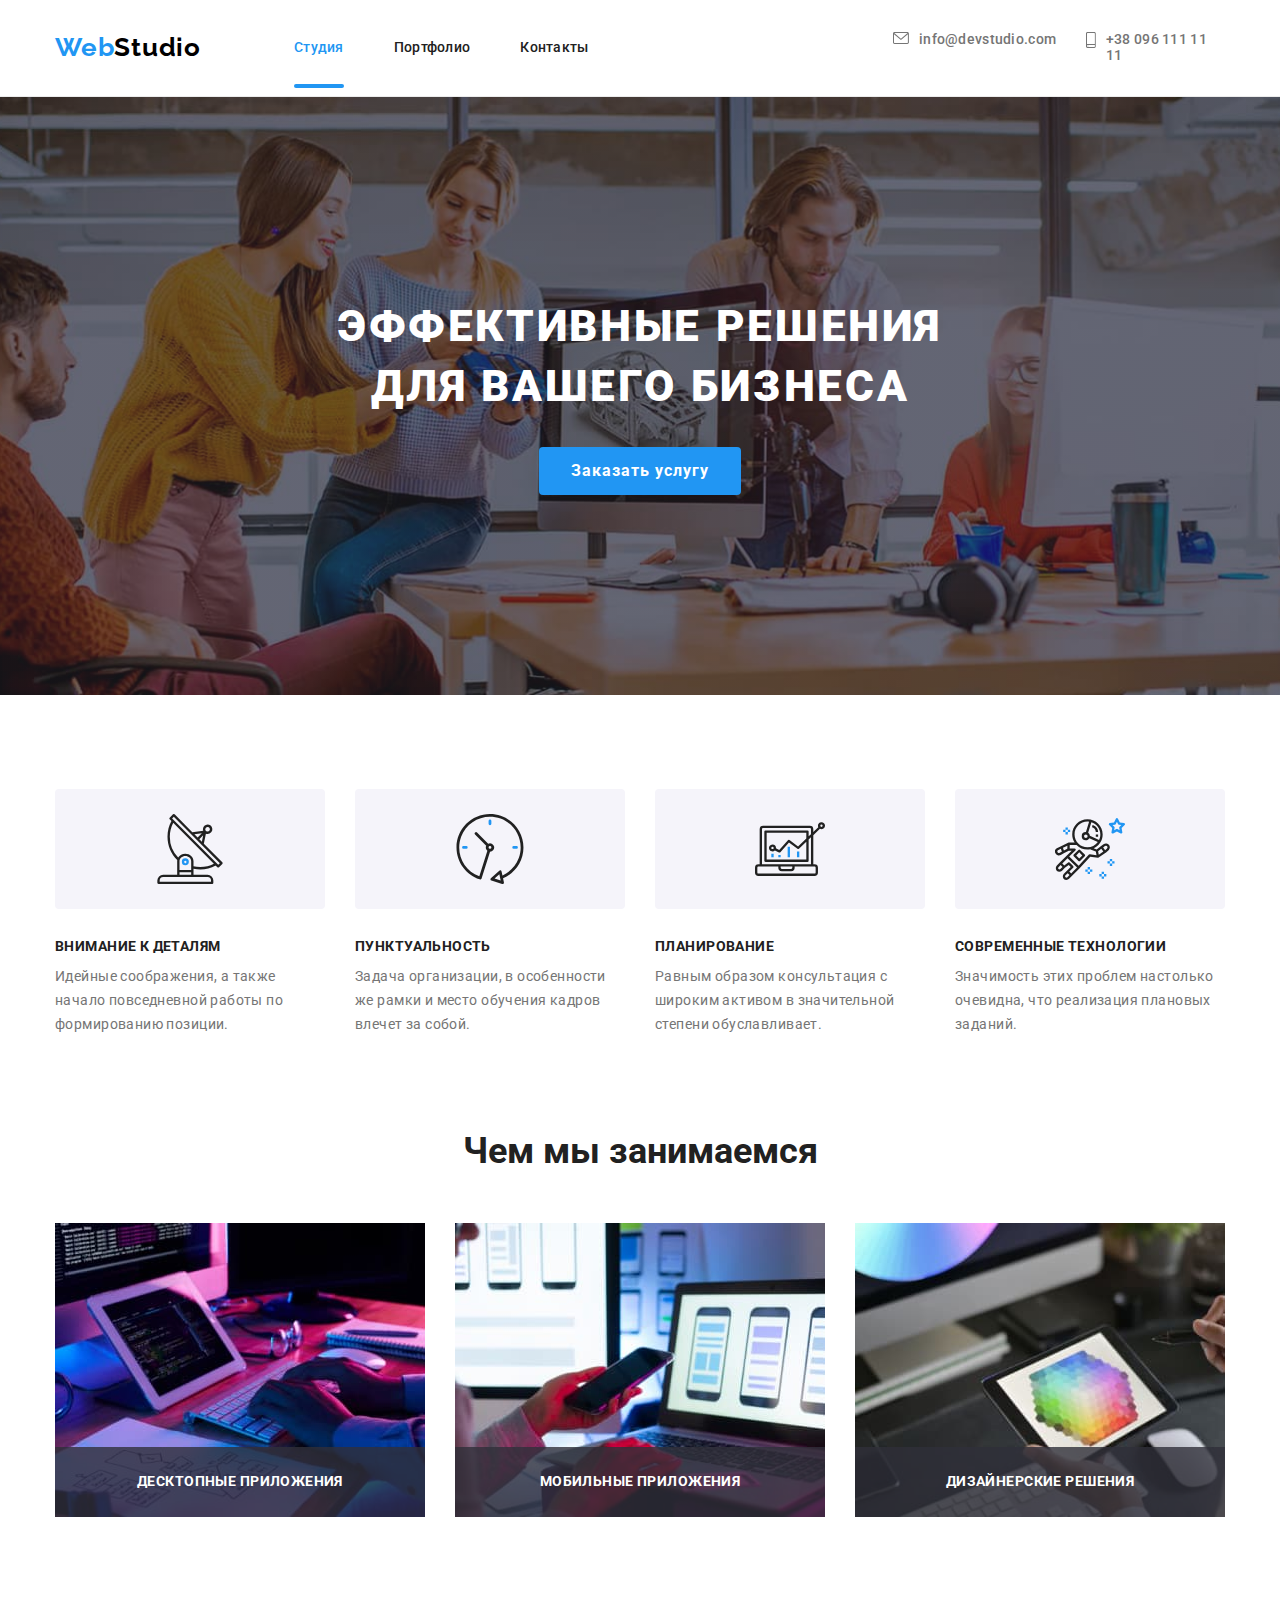
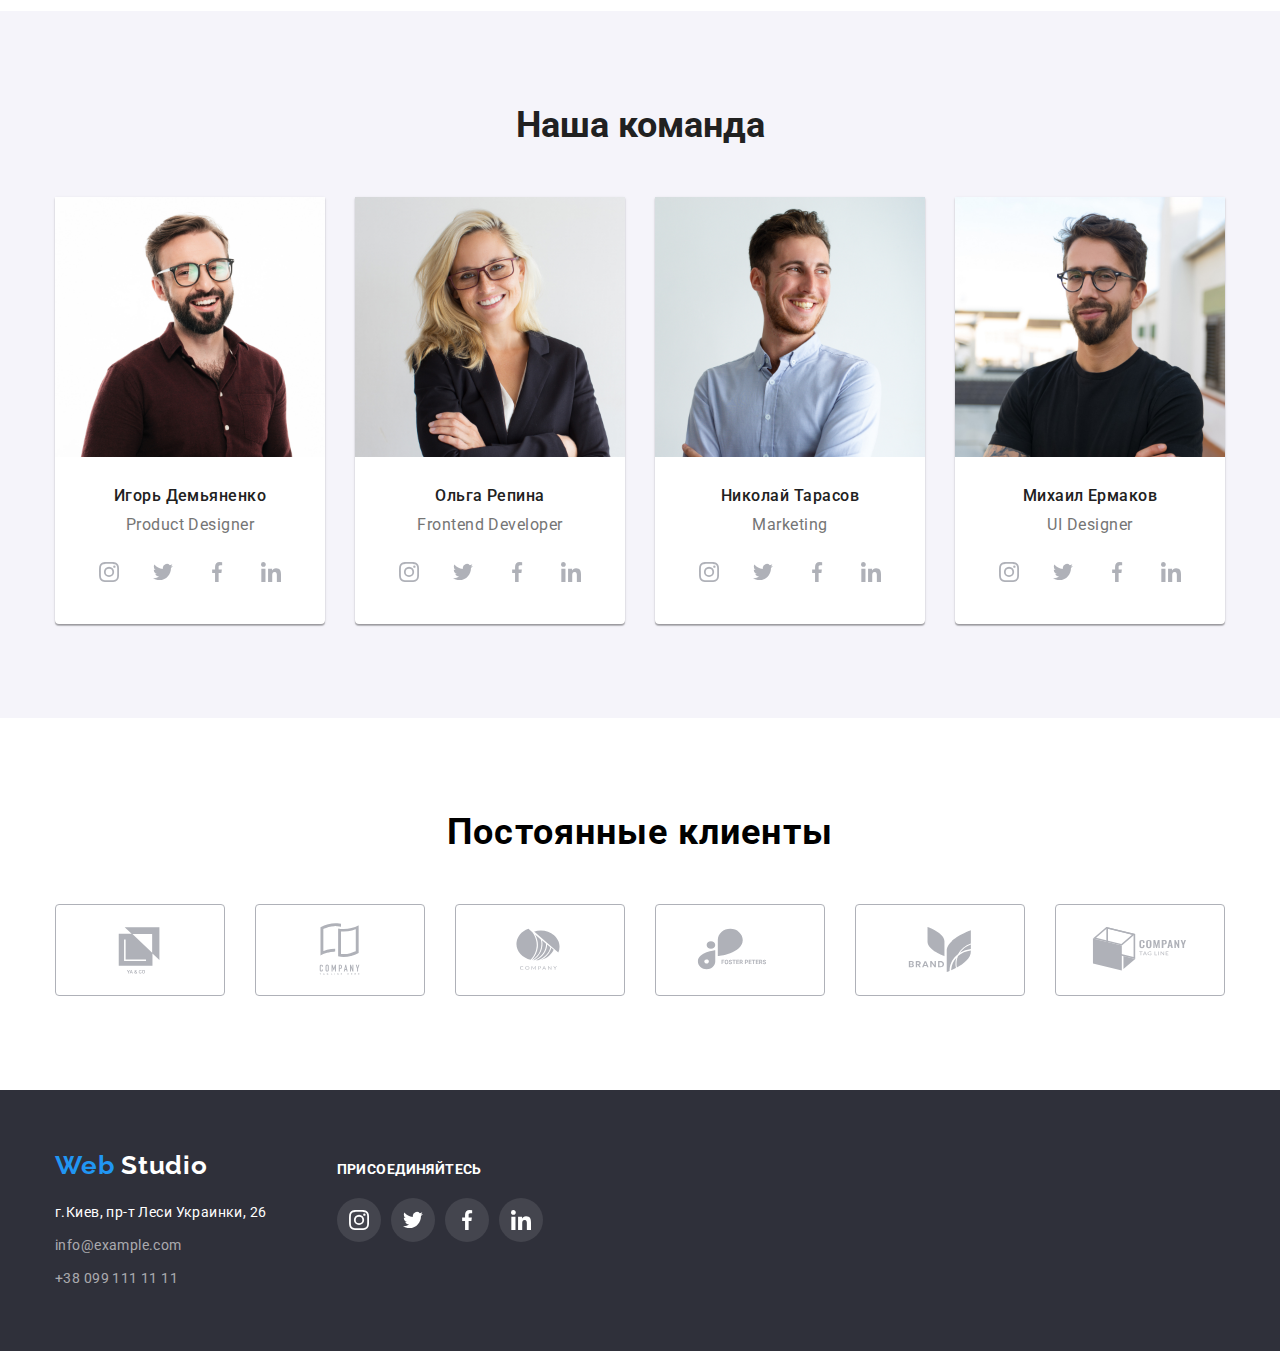
<file: index.html>
<!DOCTYPE html>
<html lang="ru">
	<head>
		<meta charset="UTF-8" />
		<meta http-equiv="X-UA-Compatible" content="IE=edge" />
		<meta name="viewport" content="width=device-width, initial-scale=1.0" />
		<title>Document</title>
		<link
			href="https://fonts.googleapis.com/css2?family=Raleway:wght@700&family=Roboto:wght@400;500;700;900&display=swap"
			rel="stylesheet"
		/>
		<link
			rel="stylesheet"
			href="https://cdnjs.cloudflare.com/ajax/libs/modern-normalize/1.1.0/modern-normalize.min.css"
		/>
		<link rel="stylesheet" href="./css/main.css" />
	</head>

	<body>
    <header class="header">
      <div class="container nav-box">
        <nav class="site-nav">
          <a class="link-logo link link-logo-header" href="/"> <span class="logo">Web</span>Studio </a>
          <ul class="site-nav-list list">
            <li class="site-nav-item">
              <a class="site-nav-link link current-page  link-header current" href="./index.html">Студия</a>
            </li>
            <li class="site-nav-item">
              <a class="site-nav-link link  link-header " href="./portfolio.html">Портфолио</a>
            </li>
            <li class="site-nav-item">
              <a class="site-nav-link link link-header" href="">Контакты</a>
            </li>
          </ul>
        </nav>
        <ul class="contact-list list ">
          <li class="contact-list-item">
            <a class="contact-link link " href="mailto:info@devstudio.com">
              <svg class="contact-list-icon" width="16px" height="12px">
                <use href="./images/symbol-defs.svg#envelope"></use>
              </svg>
              info@devstudio.com
            </a>
    
          </li>
          <li class="contact-list-item">
            <a class="contact-link link " href="tel:+380961111111">
              <svg class="contact-list-icon" width="10px" height="16px">
                <use href="./images/symbol-defs.svg#smartphone"></use>
              </svg>+38 096 111 11 11
            </a>
    
          </li>
        </ul>
      </div>
    </header>
		<main>
			<section class="hero">
				<div class="container">
					<h1 class="hero-title">Эффективные решения для вашего бизнеса</h1>
					<button class="btn" type="button" data-modal-open>Заказать услугу</button>
					<div class="backdrop is-hidden" data-modal>
						<div class="modal-wrapper">
							<button class="modal-btn" type="button" data-modal-close>
								<svg width="11" height="11" fill="none" xmlns="http://www.w3.org/2000/svg" width="11px" height="11px">
									<path
										d="M11 1.108 9.892 0 5.5 4.392 1.108 0 0 1.108 4.392 5.5 0 9.892 1.108 11 5.5 6.608 9.892 11 11 9.892 6.608 5.5 11 1.108Z"
										fill="#000"
									/>
								</svg>
							</button>
							<form class="modal-form"></form>
						</div>
					</div>
				</div>
			</section>
			<section class="section benefits-list">
				<div class="container">
					<h2 class="vissual-hidden">Наши преимущества</h2>

					<ul class="list list-ben">
						<li class="list-ben-item">
							<div class="list-ben-btn">
								<svg class="list-ben-icon">
									<use href="./images/symbol-defs.svg#antenna"></use>
								</svg>
							</div>
							<h3 class="benefits-title">Внимание к деталям</h3>
							<p class="benefits-item">
								Идейные соображения, а также начало повседневной работы по формированию позиции.
							</p>
						</li>
						<li class="list-ben-item">
							<div class="list-ben-btn">
								<svg class="list-ben-icon">
									<use href="./images/symbol-defs.svg#clock"></use>
								</svg>
							</div>
							<h3 class="benefits-title">Пунктуальность</h3>
							<p class="benefits-item">
								Задача организации, в особенности же рамки и место обучения кадров влечет за собой.
							</p>
						</li>
						<li class="list-ben-item">
							<div class="list-ben-btn">
								<svg class="list-ben-icon">
									<use href="./images/symbol-defs.svg#diagram"></use>
								</svg>
							</div>
							<h3 class="benefits-title">Планирование</h3>
							<p class="benefits-item">
								Равным образом консультация с широким активом в значительной степени обуславливает.
							</p>
						</li>
						<li class="list-ben-item">
							<div class="list-ben-btn">
								<svg class="list-ben-icon">
									<use href="./images/symbol-defs.svg#astronaut"></use>
								</svg>
							</div>
							<h3 class="benefits-title">Современные технологии</h3>
							<p class="benefits-item">Значимость этих проблем настолько очевидна, что реализация плановых заданий.</p>
						</li>
					</ul>
				</div>
			</section>
			<section class="section about-box">
				<div class="container">
					<h2 class="main-title">Чем мы занимаемся</h2>
					<ul class="list main-list">
						<li class="main-list-item">
							<a class="main-list-item-cont" description="Десктопные приложения" href="">
								<img src="./images/boxes/codding.jpg" alt="Пишем код" width="370" />
							</a>
						</li>
						<li class="main-list-item">
							<a class="main-list-item-cont" description="Мобильные приложения" href="">
								<img src="./images/boxes/adaptation.jpg" alt="Адаптируем" width="370" />
							</a>
						</li>
						<li class="main-list-item">
							<a class="main-list-item-cont" description="Дизайнерские решения" href="">
								<img src="./images/boxes/Design.jpg" alt="Делаем дизайн" width="370" />
							</a>
						</li>
					</ul>
				</div>
			</section>
			<section class="section our-team">
				<div class="container">
					<h2 class="main-title our-team-title">Наша команда</h2>
					<ul class="list team-list">
						<li class="team-list-item">
							<a href="">
								<img src="./images/workers/ihor.jpg" alt="Игорь Демьяненко" width="270" />
							</a>
							<div class="demyanenko">
								<h3 class="title-worker">Игорь Демьяненко</h3>
								<p class="title-worker-item" lang="en">Product Designer</p>
								<ul class="list social-list">
									<li class="social">
										<a href="" class="social-link">
											<svg class="social-icon">
												<use href="./images/symbol-defs.svg#instagram"></use>
											</svg>
										</a>
									</li>
									<li class="social">
										<a href="" class="social-link" >
											<svg class="social-icon">
												<use href="./images/symbol-defs.svg#twitter"></use>
											</svg>
										</a>
									</li>
									<li class="social">
										<a href="" class="social-link">
											<svg class="social-icon">
												<use href="./images/symbol-defs.svg#facebook"></use>
											</svg>
										</a>
									</li>

									<li class="social">
										<a href="" class="social-link">
											<svg class="social-icon">
												<use href="./images/symbol-defs.svg#linkedin"></use>
											</svg>
										</a>
									</li>
								</ul>
							</div>
						</li>
						<li class="team-list-item">
							<a href="">
								<img src="./images/workers/olha.jpg" alt="Ольга Репина" width="270" />
							</a>
							<div class="repina">
								<h3 class="title-worker">Ольга Репина</h3>
								<p class="title-worker-item" lang="en">Frontend Developer</p>
								<ul class="list social-list">
									<li class="social">
										<a href="" class="social-link">
											<svg class="social-icon">
												<use href="./images/symbol-defs.svg#instagram"></use>
											</svg>
										</a>
									</li>
									<li class="social">
										<a href="" class="social-link">
											<svg class="social-icon">
												<use href="./images/symbol-defs.svg#twitter"></use>
											</svg>
										</a>
									</li>
									<li class="social">
										<a href="" class="social-link">
											<svg class="social-icon">
												<use href="./images/symbol-defs.svg#facebook"></use>
											</svg>
										</a>
									</li>

									<li class="social">
										<a href="" class="social-link">
											<svg class="social-icon">
												<use href="./images/symbol-defs.svg#linkedin"></use>
											</svg>
										</a>
									</li>
								</ul>
							</div>
						</li>
						<li class="team-list-item">
							<a href="">
								<img src="./images/workers/nikolay.jpg" alt="Николай Тарасов" width="270" />
							</a>
							<div class="tarasov">
								<h3 class="title-worker">Николай Тарасов</h3>
								<p class="title-worker-item" lang="en">Marketing</p>
								<ul class="list social-list">
									<li class="social">
										<a href="" class="social-link">
											<svg class="social-icon">
												<use href="./images/symbol-defs.svg#instagram"></use>
											</svg>
										</a>
									</li>
									<li class="social">
										<a href="" class="social-link">
											<svg class="social-icon">
												<use href="./images/symbol-defs.svg#twitter"></use>
											</svg>
										</a>
									</li>
									<li class="social">
										<a href="" class="social-link">
											<svg class="social-icon">
												<use href="./images/symbol-defs.svg#facebook"></use>
											</svg>
										</a>
									</li>

									<li class="social">
										<a href="" class="social-link">
											<svg class="social-icon">
												<use href="./images/symbol-defs.svg#linkedin"></use>
											</svg>
										</a>
									</li>
								</ul>
							</div>
						</li>
						<li class="team-list-item">
							<a href="">
								<img src="./images/workers/mykhail.jpg" alt="Михаил Ермаков" width="270" />
							</a>
							<div class="ermakov">
								<h3 class="title-worker">Михаил Ермаков</h3>
								<p class="title-worker-item" lang="en">UI Designer</p>
								<ul class="list social-list">
									<li class="social">
										<a href="" class="social-link">
											<svg class="social-icon">
												<use href="./images/symbol-defs.svg#instagram"></use>
											</svg>
										</a>
									</li>
									<li class="social">
										<a href="" class="social-link">
											<svg class="social-icon">
												<use href="./images/symbol-defs.svg#twitter"></use>
											</svg>
										</a>
									</li>
									<li class="social">
										<a href="" class="social-link">
											<svg class="social-icon">
												<use href="./images/symbol-defs.svg#facebook"></use>
											</svg>
										</a>
									</li>

									<li class="social">
										<a href="" class="social-link">
											<svg class="social-icon">
												<use href="./images/symbol-defs.svg#linkedin"></use>
											</svg>
										</a>
									</li>
								</ul>
							</div>
						</li>
					</ul>
				</div>
			</section>
			<section class="section clients">
				<div class="container">
					<h2 class="client-title">Постоянные клиенты</h2>
					<ul class="clients-list list">
						<li class="client-list-item">
							<a href="" class="client-btn">
								<svg class="client-btn-icon">
									<use href="./images/symbol-defs.svg#Logo1"></use>
								</svg>
							</a>
						</li>
						<li class="client-list-item">
							<a href="" class="client-btn">
								<svg class="client-btn-icon">
									<use href="./images/symbol-defs.svg#Logo2"></use>
								</svg>
							</a>
						</li>
						<li class="client-list-item">
							<a href="" class="client-btn">
								<svg class="client-btn-icon">
									<use href="./images/symbol-defs.svg#Logo3"></use>
								</svg>
							</a>
						</li>
						<li class="client-list-item">
							<a href="" class="client-btn">
								<svg class="client-btn-icon">
									<use href="./images/symbol-defs.svg#Logo4"></use>
								</svg>
							</a>
						</li>
						<li class="client-list-item">
							<a href="" class="client-btn">
								<svg class="client-btn-icon">
									<use href="./images/symbol-defs.svg#Logo5"></use>
								</svg>
							</a>
						</li>
						<li class="client-list-item">
							<a href="" class="client-btn">
								<svg class="client-btn-icon">
									<use href="./images/symbol-defs.svg#Logo6"></use>
								</svg>
							</a>
						</li>
					</ul>
				</div>
			</section>
		</main>
		<footer class="footer">
			<div class="container foot-cont">
				<div class="footer-left">
					<a class="link-logo link footer-link" href="/">
						<span class="logo">Web</span>
						<span class="logo-item">Studio</span>
					</a>
					<address class="foot-info">
						<ul class="list address-main">
							<li class="address-main-item"><a class="address link" href="">г.Киев, пр-т Леси Украинки, 26</a></li>
							<li class="address-main-item">
								<a class="address-item link" href="mailto:info@example.com">info@example.com</a>
							</li>
							<li class="address-main-item">
								<a class="address-item link" href="tel:+380991111111">+38 099 111 11 11</a>
							</li>
						</ul>
					</address>
				</div>
				<div class="fotter-right">
					<h3 class="footer-title">присоединяйтесь</h3>
					<ul class="list footer-list">
						<li class="footer-list-item">
							<a href="" class="footer-btn">
								<svg class="footer-icon">
									<use href="./images/symbol-defs.svg#instagram"></use>
								</svg>
							</a>
						</li>
						<li class="footer-list-item">
							<a href="" class="footer-btn">
								<svg class="footer-icon">
									<use href="./images/symbol-defs.svg#twitter"></use>
								</svg>
							</a>
						</li>
						<li class="footer-list-item">
							<a href="" class="footer-btn">
								<svg class="footer-icon">
									<use href="./images/symbol-defs.svg#facebook"></use>
								</svg>
							</a>
						</li>
						<li class="footer-list-item">
							<a href="" class="footer-btn">
								<svg class="footer-icon">
									<use href="./images/symbol-defs.svg#linkedin"></use>
								</svg>
							</a>
						</li>
					</ul>
				</div>
			</div>
		</footer>
    <script src="./js/modal.js"></script>
	</body>
</html>
</file>
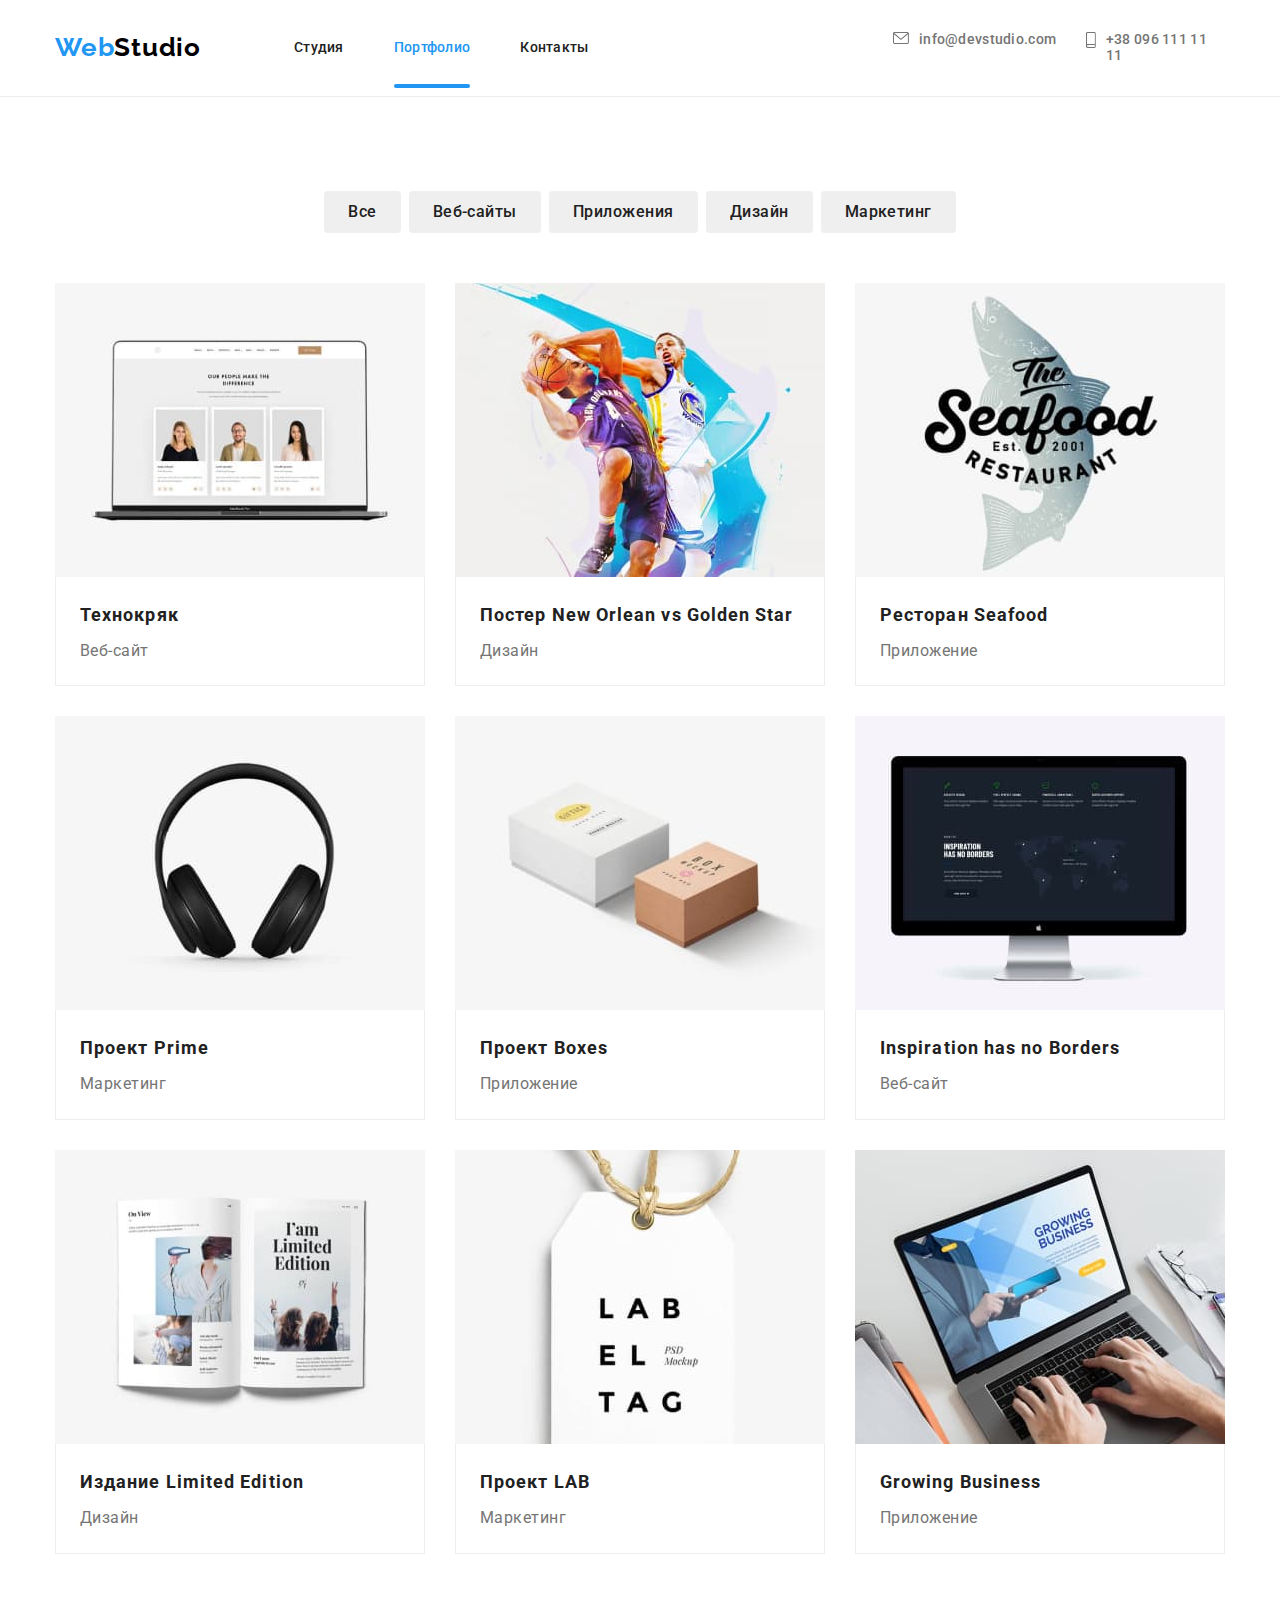
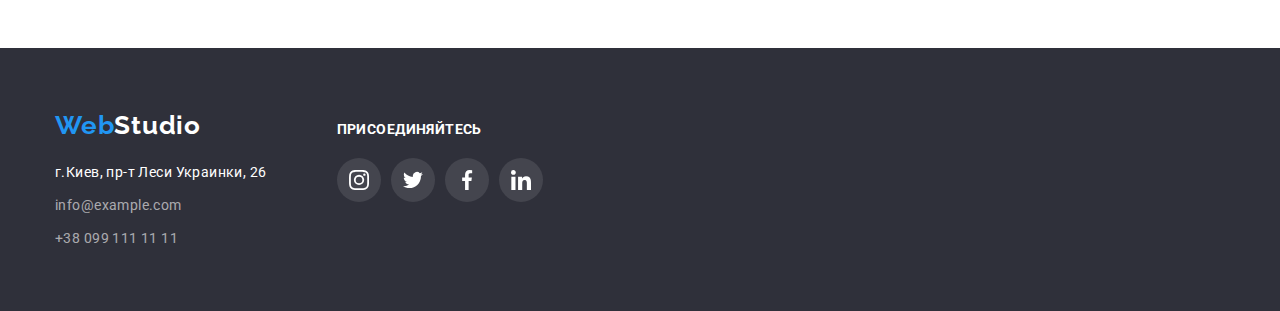
<file: portfolio.html>
<!DOCTYPE html>
<html lang="en">
<head>
    <meta charset="UTF-8">
    <meta http-equiv="X-UA-Compatible" content="IE=edge">
    <meta name="viewport" content="width=device-width, initial-scale=1.0">
    <title>WebStudio</title>
    <link href="https://fonts.googleapis.com/css2?family=Raleway:wght@700&family=Roboto:wght@400;500;700;900&display=swap"
        rel="stylesheet">
    <link rel="stylesheet" href="https://cdnjs.cloudflare.com/ajax/libs/modern-normalize/1.1.0/modern-normalize.min.css">
    <link rel="stylesheet" href="./css/portfolio.css">
    
</head>
<body>
        <header class="header">
            <div class="container nav-box">
                <nav class="site-nav">
                    <a class="link-logo link link-logo-header" href="/"> <span class="logo">Web</span>Studio </a>
                    <ul class="site-nav-list list">
                        <li class="site-nav-item">
                            <a class="site-nav-link link  link-header" href="./index.html">Студия</a>
                        </li>
                        <li class="site-nav-item">
                            <a class="site-nav-link link current-page link-header current" href="./portfolio.html">Портфолио</a>
                        </li>
                        <li class="site-nav-item">
                            <a class="site-nav-link link link-header" href="">Контакты</a>
                        </li>
                    </ul>
                </nav>
                <ul class="contact-list list ">
                    <li class="contact-list-item">
                        <a class="contact-link link " href="mailto:info@devstudio.com">
                            <svg class="contact-list-icon" width="16px" height="12px">
                                <use href="./images/symbol-defs.svg#envelope"></use>
                            </svg>
                            info@devstudio.com
                        </a>
        
                    </li>
                    <li class="contact-list-item">
                        <a class="contact-link link " href="tel:+380961111111">
                            <svg class="contact-list-icon" width="10px" height="16px">
                                <use href="./images/symbol-defs.svg#smartphone"></use>
                            </svg>+38 096 111 11 11
                        </a>
        
                    </li>
                </ul>
            </div>
        </header>
    <main>
        <section class="section btn-section">
            <div class="container container-btn">
        <h1 class="vissual-hidden">Контент страницы Портфолио</h1>
         <ul class="list btn-section-list">
                <li class="btn-section-list-item"><button class="btn" type="button">Все</button></li>
                <li class="btn-section-list-item"><button class="btn" type="button">Веб-сайты</button></li>
                <li class="btn-section-list-item"><button class="btn" type="button">Приложения</button></li>
                <li class="btn-section-list-item"><button class="btn" type="button">Дизайн</button></li>
                <li class="btn-section-list-item"><button class="btn" type="button">Маркетинг</button></li>
        </ul>
       <ul class="list main-content">
                <li class="main-content-list">
                    <a href="class="link-cards">
                        <div class="description">
                            <img class="image" width="370" src="./images/pictures/pict 1.jpg" alt="" />
                            <p class="text-description">Ресурс предлагает комплексные предложения с разным уровнем функционала и сервисов. Все
                                это позволит посетителю получить
                                исчерпывающие сведения о компании или частном лице.</p>
                        </div>
                    <div class="cards-name">
                    <h2 class="main-content-title">Технокряк</h2>
                    <p class="main-content-item">Веб-сайт</p>
                    </div>
                    </a>
                </li>
                <li  class="main-content-list">
                    <a href="class=" link-cards">
                        <div class="description">
                            <img class="image" width="370" src="./images/pictures/pict 2.jpg" alt="" />
                            <p class="text-description">Ресурс предлагает комплексные предложения с разным уровнем функционала и сервисов.
                                Все
                                это позволит посетителю получить
                                исчерпывающие сведения о компании или частном лице.</p>
                        </div>
                    <div class="cards-name">
                    <h2 class="main-content-title">Постер <span lang="en">New Orlean vs Golden Star</span></h2>
                    <p class="main-content-item">Дизайн</p>
                    </div>
                    </a>
                </li>
                <li class="main-content-list">
                    <a href="class=" link-cards">
                        <div class="description">
                            <img class="image" width="370" src="./images/pictures/pict 3.jpg" alt="" />
                            <p class="text-description">Ресурс предлагает комплексные предложения с разным уровнем функционала и сервисов.
                                Все
                                это позволит посетителю получить
                                исчерпывающие сведения о компании или частном лице.</p>
                        </div>
                    <div class="cards-name">
                    <h2 class="main-content-title">Ресторан <span lang="en">Seafood</span></h2>
                    <p class="main-content-item">Приложение</p>
                    </div>
                    </a>
                </li>
                <li class="main-content-list">
                    <a href="class=" link-cards">
                        <div class="description">
                            <img class="image" width="370" src="./images/pictures/pict 4.jpg" alt="" />
                            <p class="text-description">Ресурс предлагает комплексные предложения с разным уровнем функционала и сервисов.
                                Все
                                это позволит посетителю получить
                                исчерпывающие сведения о компании или частном лице.</p>
                        </div>
                    <div class="cards-name">
                    <h2 class="main-content-title">Проект <span lang="en">Prime</span></h2>
                    <p class="main-content-item">Маркетинг</p>
                    </div>
                    </a>
                </li>
                <li class="main-content-list">
                <a href="class=" link-cards">
                    <div class="description">
                        <img class="image" width="370" src="./images/pictures/pict 5.jpg" alt="" />
                        <p class="text-description">Ресурс предлагает комплексные предложения с разным уровнем функционала и сервисов.
                            Все
                            это позволит посетителю получить
                            исчерпывающие сведения о компании или частном лице.</p>
                    </div>
                    <div class="cards-name">
                    <h2 class="main-content-title">Проект <span lang="en">Boxes</span></h2>
                    <p class="main-content-item">Приложение</p>
                    </div>
                </a>
                </li>
                <li class="main-content-list">
                    <a href="class=" link-cards">
                        <div class="description">
                            <img class="image" width="370" src="./images/pictures/pict 6.jpg" alt="" />
                            <p class="text-description">Ресурс предлагает комплексные предложения с разным уровнем функционала и сервисов.
                                Все
                                это позволит посетителю получить
                                исчерпывающие сведения о компании или частном лице.</p>
                        </div>
                    <div class="cards-name">
                    <h2 class="main-content-title" lang="en">Inspiration has no Borders</h2>
                    <p class="main-content-item">Веб-сайт</p>
                    </div>
                    </a>
                </li>
                <li class="main-content-list">
                    <a href="class=" link-cards">
                        <div class="description">
                            <img class="image" width="370" src="./images/pictures/pict 7.jpg" alt="" />
                            <p class="text-description">Ресурс предлагает комплексные предложения с разным уровнем функционала и сервисов.
                                Все
                                это позволит посетителю получить
                                исчерпывающие сведения о компании или частном лице.</p>
                        </div>
                    <div class="cards-name">
                    <h2 class="main-content-title">Издание <span lang="en">Limited Edition</span> </h2>
                    <p class="main-content-item">Дизайн</p>
                    </div>
                    </a>
                </li>
                <li class="main-content-list">
                    <a href="class=" link-cards">
                        <div class="description">
                            <img class="image" width="370" src="./images/pictures/pict 8.jpg" alt="" />
                            <p class="text-description">Ресурс предлагает комплексные предложения с разным уровнем функционала и сервисов.
                                Все
                                это позволит посетителю получить
                                исчерпывающие сведения о компании или частном лице.</p>
                        </div>
                    <div class="cards-name">
                    <h2 class="main-content-title">Проект <span lang="en">LAB</span></h2>
                    <p class="main-content-item">Маркетинг</p>
                    </div>
                    </a>
                </li>
                <li class="main-content-list">
                    <a href="class=" link-cards">
                        <div class="description">
                            <img class="image" width="370" src="./images/pictures/pict 9.jpg" alt="" />
                            <p class="text-description">Ресурс предлагает комплексные предложения с разным уровнем функционала и сервисов.
                                Все
                                это позволит посетителю получить
                                исчерпывающие сведения о компании или частном лице.</p>
                        </div>
                    <div class="cards-name">
                    <h2 class="main-content-title" lang="en">Growing Business</h2>
                    <p class="main-content-item">Приложение</p>
                    </div>
                    </a>
                </li
            </ul>
            </div>
        </section>
    </main>
    <footer class="footer">
        <div class="container foot-cont">
            <div class="footer-left">
                <a class="link-logo link footer-link" href="/">
                    <span class="logo">Web</span><span class="logo-item">Studio</span>
                </a>
                <address class="foot-info">
                    <ul class="list address-main">
                        <li class="address-main-item"><a class="address link" href="">г.Киев, пр-т Леси Украинки, 26</a>
                        </li>
                        <li class="address-main-item"><a class="address-item link"
                                href="mailto:info@example.com">info@example.com</a>
                        </li>
                        <li class="address-main-item"><a class="address-item link" href="tel:+380991111111">+38 099 111 11
                                11</a></li>
                    </ul>
                </address>
            </div>
            <div class="fotter-right">
                <h3 class="footer-title">присоединяйтесь</h3>
                <ul class="list footer-list">
                    <li class="footer-list-item">
                        <a href="" class="footer-btn">
                            <svg class="footer-icon">
                                <use href="./images/symbol-defs.svg#instagram"></use>
                            </svg>
                        </a>
                    </li>
                    <li class="footer-list-item">
                        <a href="" class="footer-btn">
                            <svg class="footer-icon">
                                <use href="./images/symbol-defs.svg#twitter"></use>
                            </svg>
                        </a>
                    </li>
                    <li class="footer-list-item">
                        <a href="" class="footer-btn">
                            <svg class="footer-icon">
                                <use href="./images/symbol-defs.svg#facebook"></use>
                            </svg>
                        </a>
                    </li>
                    <li class="footer-list-item">
                        <a href="" class="footer-btn">
                            <svg class="footer-icon">
                                <use href="./images/symbol-defs.svg#linkedin"></use>
                            </svg>
                        </a>
                    </li>
                </ul>
            </div>
        </div>
    </footer>
</body>
</html>
</file>
<file: css/main.css>
:root {
  --duration: 250ms;
  --timing-function: cubic-bezier(0.4, 0, 0.2, 1);
  --primary-text-color: #212121;
  --secondary-text-color: #757575;
  --primary-white-color: #ffffff;
  --accent-color: #2196f3;
  --backround-color: #2f303a;
}
body {
	background-color: var(--primary-white-color);
	font-family: "Roboto", sans-serif;
}

a {
	color: var(--primary-text-color);
	text-decoration: none;
}
.vissual-hidden {
	position: absolute;
	white-space: nowrap;
	width: 1px;
	height: 1px;
	overflow: hidden;
	border: 0;
	padding: 0;
	margin: -1px;
	clip: rect(0 0 0 0);
	clip-path: inset(50%);
}
.list {
	list-style-type: none;
	margin: 0;
	padding: 0;
}
.container {
	width: 1200px;
	padding-right: 15px;
	padding-left: 15px;
	margin-left: auto;
	margin-right: auto;
}
h1,
h2,
h3,
p,
ul {
	margin: 0;
}
img {
	display: block;
}
.section {
	padding-top: 94px;
	padding-bottom: 94px;
}

/*header*/
/*nav-section*/
.header {
	border-bottom: 1px solid #ececec;
}

.link-header {
	padding-top: 32px;
	padding-bottom: 32px;
	display: inline-block;
}

.link-logo-header {
	padding-top: 24px;
	padding-bottom: 24px;
}

.nav-box {
	display: flex;
	align-items: center;
}

.link-logo {
	font-family: "Raleway", sans-serif;
	color: #000000;
	font-weight: 700;
	font-size: 26px;
	line-height: 1.19;
	letter-spacing: 0.03em;
	margin-right: 93px;
}

.logo {
	color: var(--accent-color);
}

.site-nav {
	display: flex;
}

.current-page {
	color: var(--accent-color);
}

.site-nav-list {
	color: var(--primary-text-color);
	font-weight: 500;
	font-size: 14px;
	line-height: 1.14;
	letter-spacing: 0.02em;
	margin-right: 305px;
	padding: 0;
	display: flex;
	width: 294px;
}

.site-nav-item {
	color: black;
}

.site-nav-item:not(:last-child) {
	margin-right: 50px;
}

.site-nav-link {
	position: relative;
	transition: color var(--duration) var(--timing-function);
}

.site-nav-link:hover,
.site-nav-link:focus {
	color: var(--accent-color);
}

.site-nav-link.current::after {
	position: absolute;
	bottom: 0;
	left: 0;
	content: '';
	display: block;
	width: 100%;
	height: 4px;
	background-color: var(--accent-color);
	border-radius: 2px;
}

.site-nav-link:hover::after {
	position: absolute;
	bottom: 0;
	left: 0;
	content: '';
	display: block;
	width: 100%;
	height: 4px;
	background-color: var(--accent-color);
	border-radius: 2px;
}

/*contact-section*/

.contact-list {
	display: flex;
	padding-top: 32px;
	padding-bottom: 32px;
}

.contact-list-item {
	display: inline-flex;
}

.contact-list-icon {
	margin-right: 10px;
	fill: currentColor;
}

.contact-list-item:not(:last-child) {
	margin-right: 30px;
}

.contact-link {
	color: var(--secondary-text-color);
	font-weight: 500;
	font-size: 14px;
	line-height: 1.14;
	letter-spacing: 0.02em;
	display: flex;
	transition: color var(--duration) var(--timing-function);
}

.contact-link:hover,
.contact-link:focus,
.contact-list-icon:hover {
color: var(--accent-color);
transition: transform var(--duration) var(--timing-function);
}
/*main*/
.hero {
	background-color: var(--backround-color);
	padding-top: 200px;
	padding-bottom: 200px;
	text-align: center;
	max-width: 1600px;
	margin-left: auto;
	margin-right: auto;
	background-image: linear-gradient(to right, rgba(47, 48, 58, 0.4), rgba(47, 48, 58, 0.4)),
		url(../images/background.jpg);
	background-size: cover;
	background-repeat: no-repeat;
	background-position: center;
}
/* modal-form*/
.hero .btn{

}
.backdrop{
	position: fixed;
	background-color: rgba(0, 0, 0, 0.2);
	width: 100%;
	height: 100%;
	left: 0px;
	top: 0px;
	z-index: 1;
	transition: opacity var(--duration) var(--timing-function),
			visibility var(--duration) var(--timing-function);
	
}
.backdrop.is-hidden{
	opacity: 0;
	visibility: hidden;
	pointer-events: none;
	
}
.modal-wrapper{
	position: absolute;
	background-color: var(--primary-white-color) ;
	width: 528px;
	height: 581px;
	left: 50%;
	top: 50%;
	transform: translate(-50%, -45%);
	box-shadow: 0px 1px 3px rgba(0, 0, 0, 0.12), 0px 1px 1px rgba(0, 0, 0, 0.14), 0px 2px 1px rgba(0, 0, 0, 0.2);
	border-radius: 4px;
	transition: transform var(--duration) var(--timing-function);
}
.backdrop.is-hidden .modal-wrapper {
	transform: translate(-50%, -50%) scale(0.5);
}
.modal-btn{
	position: absolute;
	width: 30px;
	height: 30px;
	right: 8px;
	top: 8px;
	display: flex;
	justify-content: center;
	align-items: center;
	padding: 0;
	border-radius: 50%;
	cursor: pointer;
	border: 1px solid rgba(0, 0, 0, 0.1);
	background-color: transparent;

}
.hero-title {
	color: var(--primary-white-color);
	font-weight: 900;
	font-size: 44px;
	line-height: 1.36;
	text-align: center;
	letter-spacing: 0.06em;
	text-transform: uppercase;
	width: 696px;
	margin-top: 0;
	margin-bottom: 30px;
	margin-right: auto;
	margin-left: auto;
}

.btn {
	background-color: var(--accent-color);
	color: var(--primary-white-color);
	font-family: "Roboto", sans-serif;
	font-weight: 700;
	font-size: 16px;
	line-height: 1.8;
	letter-spacing: 0.06em;
	cursor: pointer;
	padding: 10px 32px;
	border: none;
	border-radius: 4px;
}

/*our-benefits*/
.benefits-list {
	padding-bottom: 94px;
}
.benefits {
	color: rgba(255, 255, 255, 1);
}
.list-ben {
	display: flex;
	padding: 0;
	margin: 0;
}
.list-ben-item {
	margin-right: 30px;
	width: 270px;
}
.list-ben-btn {
	display:flex;
	justify-content: center;
	width: 270px;
	height: 120px;
	border: none;
	background-color: rgba(245, 244, 250, 1);
	align-items: center;
	border-radius: 4px;
	margin-bottom: 30px;
}
.list-ben-icon {
	width: 70px;
	height: 70px;
}
.benefits-title {
	color: var(--primary-text-color);
	font-weight: 700;
	font-size: 14px;
	line-height: 1.14;
	letter-spacing: 0.03em;
	text-transform: uppercase;
	margin-bottom: 0;
	margin-top: 0;
}
.list-ben-item:not(:last-child) {
}
.benefits-item {
	color: var(--secondary-text-color);
	font-weight: 400;
	font-size: 14px;
	line-height: 1.71;
	letter-spacing: 0.03em;
	margin-top: 10px;
	margin-bottom: 0;
}
.main-title {
	color: var(--primary-text-color);
	font-weight: 700;
	font-size: 36px;
	line-height: 1.16;
	text-align: center;
	margin-top: 0;
	margin-bottom: 50px;
	margin-left: 0;
	margin-right: 0;
}

.about-box {
	padding-bottom: 94px;
	padding-top: 0;
	
	
}
.main-list {
	display: flex;
	padding: 0;
	
	
}
.main-list-item{
	position: relative;
}
.main-list-item-cont::after{
	content: attr(description);
	position: absolute;
	background-color:rgba(47, 48, 58, 0.8);
	display: flex;
	width: 100%;
	height: 70px;
	bottom: 0;
	left: 0;
	color:var(--primary-white-color);
	justify-content: center;
	align-items: center;
	font-family: 'Roboto';
	font-style: normal;
	font-weight: 700;
	font-size: 14px;
	line-height: 1.14;
	letter-spacing: 0.03em;
	text-transform: uppercase;
	
}
.main-list-item:not(:last-child) {
	margin-right: 30px;
}
.our-team {
	background-color: rgba(245, 244, 250, 1);
	padding-top: 94px;
}
.our-team-title {
}
.social-list {
	display: flex;
	justify-content: center;
	align-items: center;
	margin-top: 16px;
	margin-bottom: 30px;
}
.social {
	width: 44px;
	height: 44px;
	/*border-radius: 50%;*/
}
.social:not(:last-child) {
	margin-right: 10px;
}
.social-link:hover,
.social-link:focus {
	background-color: var(--accent-color);
	transition: fill var(--duration) var(--timing-function);
}
.social-link {
	width: 100%;
	height: 100%;
	display: flex;
	justify-content: center;
	align-items: center;
	border-radius: 50%;
	transition: background-color var(--duration) var(--timing-function);
}
.social-link:hover .social-icon,
.social-link:focus .social-icon {
	fill: var(--primary-white-color);
	transition: transform var(--duration) var(--timing-function);
}

.social-icon {
	width: 20px;
	height: 20px;
	fill: #afb1b8;
	transition: fill var(--duration) var(--timing-function);
	
}
.team-list {
	display: flex;
	padding: 0;
}
.team-list-item {
	width: 270px;
	box-shadow: 0px 1px 3px rgba(0, 0, 0, 0.12), 0px 1px 1px rgba(0, 0, 0, 0.14), 0px 2px 1px rgba(0, 0, 0, 0.2);
	border-radius: 0px 0px 4px 4px;
	background-color: var(--primary-white-color);
}
.team-list-item:not(:last-child) {
	margin-right: 30px;
}
.demyanenko,
.repina,
.tarasov,
.ermakov {
	padding-top: 30px;
}
.title-worker {
	color: var(--primary-text-color);
	font-weight: 500;
	font-size: 16px;
	line-height: 1.18;
	text-align: center;
	letter-spacing: 0.03em;
	margin-bottom: 10px;
}
.title-worker-item {
	color: var(--secondary-text-color);
	font-weight: 400;
	font-size: 16px;
	line-height: 1.18;
	text-align: center;
	letter-spacing: 0.03em;
}
/*clients*/
.clients {
	align-items: center;
}
.client-title {
	font-family: "Roboto";
	font-style: normal;
	font-weight: 700;
	font-size: 36px;
	line-height: 1.16;
	text-align: center;
	letter-spacing: 0.03em;
	margin-bottom: 50px;
}
.clients-list {
	display: flex;
	justify-content: center;
	align-items: center;
}
.client-list-item {
	display: flex;
	border: 1px solid #afb1b8;
	border-radius: 4px;
	width: 170px;
	height: 92px;
	justify-content: center;
	align-items: center;
}
.client-list-item:not(:last-child) {
	margin-right: 30px;
}
.client-btn {
	display: flex;
	justify-content: center;
	align-items: center;
	width: 100%;
	height: 100%;
	transition: border-color var(--duration) var(--timing-function);
}
.client-btn-icon {
	width: 106px;
	height: 60px;
	fill: #afb1b8;
	transition: fill var(--duration) var(--timing-function);
}
.client-btn:hover .client-btn-icon,
.client-btn:focus .client-btn-icon {
	fill: var(--accent-color);
}
.client-list-item:hover,	
.client-list-item:focus {
	border-color: var(--accent-color);
	
}

/*footer*/
.footer {
	background-color: var(--backround-color);
	padding-top: 60px;
	padding-bottom: 60px;
}
.foot-cont {
	display: flex;
	align-items: baseline;
}
.footer-left {
	margin-right: 70px;
}
.foot-info {
	margin-top: 20px;
}

.logo-item {
	color: var(--primary-white-color);
}

.address {
	color: var(--primary-white-color);
	font-style: normal;
	font-weight: 400;
	font-size: 14px;
	line-height: 1.71;
	letter-spacing: 0.03em;
}

.address-main-item:not(:last-child) {
	margin-bottom: 9px;
}
.address-item {
	color: rgba(255, 255, 255, 0.6);
	font-style: normal;
	font-weight: 400;
	font-size: 14px;
	line-height: 1.71;
	letter-spacing: 0.03em;
}

.footer-link {
	margin-right: 0;
	margin-bottom: 20px;
}
.footer-title {
	font-family: "Roboto";
	font-style: normal;
	font-weight: 700;
	font-size: 14px;
	line-height: 1.14;
	letter-spacing: 0.03em;
	text-transform: uppercase;
	color: var(--primary-white-color);
	margin-bottom: 20px;
}
.footer-list {
	display: flex;
}
.footer-list-item:not(:last-child) {
	margin-right: 10px;
}
.footer-btn {
	padding: 0;
	width: 44px;
	height: 44px;
	border-color: transparent;
	background-color: rgba(255, 255, 255, 0.1);
	border-radius: 50%;
	color: #fff;
	display: flex;
	align-items: center;
	justify-content: center;
	transition: background-color var(--duration) var(--timing-function);
}
.footer-icon {
	width: 20px;
	height: 20px;
	fill: currentColor;
	transition: fill var(--duration) var(--timing-function);
}
.footer-btn:hover,
.footer-btn:focus {
	background-color: var(--accent-color);
	transition: transform var(--duration) var(--timing-function);
}
</file>
<file: css/portfolio.css>
:root {
  --duration: 250ms;
  --timing-function: cubic-bezier(0.4, 0, 0.2, 1);
  --primary-text-color: #212121;
  --secondary-text-color: #757575;
  --primary-white-color: #ffffff;
  --accent-color: #2196f3;
  --backround-color: #2f303a;
}
body {
  background-color: var(--primary-white-color);
  font-family: 'Roboto', sans-serif;
}
a {
  color: var(--primary-text-color);
  text-decoration: none;
}
.list {
  list-style-type: none;
  margin: 0;
  padding: 0;
}
.container {
  width: 1200px;
  padding-right: 15px;
  padding-left: 15px;
  margin-left: auto;
  margin-right: auto;
  
}
.vissual-hidden {
  position: absolute;
  white-space: nowrap;
  width: 1px;
  height: 1px;
  overflow: hidden;
  border: 0;
  padding: 0;
  margin: -1px;
  clip: rect(0 0 0 0);
  clip-path: inset(50%);
}
.section{
  padding-top: 94px;
  padding-bottom: 94px;
}
/*header*/
.header {
  border-bottom: 1px solid #ececec;
}

.link-header {
  padding-top: 32px;
  padding-bottom: 32px;
  display: inline-block;
}

.link-logo-header {
  padding-top: 24px;
  padding-bottom: 24px;
}

.nav-box {
  display: flex;
  align-items: center;
}

.link-logo {
  font-family: "Raleway", sans-serif;
  color: #000000;
  font-weight: 700;
  font-size: 26px;
  line-height: 1.19;
  letter-spacing: 0.03em;
  margin-right: 93px;
}

.logo {
  color: var(--accent-color);
}

.site-nav {
  display: flex;
}

.current-page {
  color: var(--accent-color);
}

.site-nav-list {
  color: var(--primary-text-color);
  font-weight: 500;
  font-size: 14px;
  line-height: 1.14;
  letter-spacing: 0.02em;
  margin-right: 305px;
  padding: 0;
  display: flex;
  width: 294px;
}

.site-nav-item {
  color: black;
}

.site-nav-item:not(:last-child) {
  margin-right: 50px;
}
.site-nav-link{
  position: relative;
}
.site-nav-link:hover,
.site-nav-link:focus {
  color: var(--accent-color);
}
.site-nav-link.current::after {
  position: absolute;
  bottom: 0;
  left: 0;
  content: '';
  display: block;
  width: 100%;
  height: 4px;
  background-color: var(--accent-color);
  border-radius: 2px;
}

.site-nav-link:hover::after {
  position: absolute;
  bottom: 0;
  left: 0;
  content: '';
  display: block;
  width: 100%;
  height: 4px;
  background-color: var(--accent-color);
  border-radius: 2px;
}

/*contact-section*/

.contact-list {
  display: flex;
  padding-top: 32px;
  padding-bottom: 32px;
}

.contact-list-item {
  display: inline-flex;
}

.contact-list-icon {
  margin-right: 10px;
  fill: currentColor;
}

.contact-list-item:not(:last-child) {
  margin-right: 30px;
}

.contact-link {
  color: var(--secondary-text-color);
  font-weight: 500;
  font-size: 14px;
  line-height: 1.14;
  letter-spacing: 0.02em;
  display: flex;
}

.contact-link:hover,
.contact-link:focus,
.contact-list-icon:hover {
  color: var(--accent-color);
}
/*main*/

.btn {
  color: var(--primary-text-color);
  font-family: 'Roboto',sans-serif;
  font-weight: 500;
  font-size: 16px;
  line-height: 1.6;
  text-align: center;
  letter-spacing: 0.03em;
  border-color: transparent;
  border-radius: 4px;
  cursor: pointer;
  padding: 6px 22px;
}
.btn:hover,
.btn:focus {
  background-color: var(--accent-color);
  color: var(--primary-white-color);
}
.btn-section-list{
  display: flex; 
  
  justify-content: center;
  margin-bottom: 50px;

}
.container-btn{
  
}
.btn-section-list-item{
  
}
.btn-section-list-item:not(:last-child){
  margin-right:8px;
}

.cards-name{
  cursor: pointer;
  padding:20px 24px ;
  border-bottom: 1px solid #EEEEEE;
  border-left: 1px solid #EEEEEE;
  border-right: 1px solid #EEEEEE;
  
  
}
.cards-name:hover{
  box-shadow: 0px 1px 1px rgba(0, 0, 0, 0.12), 0px 4px 4px rgba(0, 0, 0, 0.06), 1px 4px 6px rgba(0, 0, 0, 0.16);
}
.description {
  position: relative;
  overflow: hidden;
}
.image {
  display: block;
  width: auto;
  height: 100%;
}
.text-description {
  position: absolute;
  top: 0;
  left: 0;
  width: 100%;
  height: 100%;
  padding: 63px 24px;
  font-family: 'Roboto';
  font-style: normal;
  font-weight: 400;
  font-size: 18px;
  line-height: 1.5;
  letter-spacing: 0.03em;
  color: #FFFFFF;
  background-color: rgba(33, 150, 243, 0.9);
  ;
  transform: translateY(101%);
  transition: transform var(--duration) var(--timing-function);
}
.link-cards:hover,
.link-cards:focus {
  box-shadow: 0px 1px 1px rgba(0, 0, 0, 0.12), 0px 4px 4px rgba(0, 0, 0, 0.06),
    1px 4px 6px rgba(0, 0, 0, 0.16);
  transition: transform var(--duration) var(--timing-function);
}
.main-content-list:hover .text-description,
.main-content-list:focus .text-description {
  transform: translateY(0);
  transition:transform var(--duration) var(--timing-function);
}
.main-content{
  display: flex;
  flex-wrap: wrap;
}
.main-content-list{
  width:370px;
  margin-right: 30px;
  margin-bottom: 30px;
}
.main-content-list:nth-child(3n){
  margin-right: 0px;
}
.main-content-list:nth-last-child(-n+3){
  margin-bottom: 0px;
}

.main-content-title {
  color: var(--primary-text-color);
  font-weight: 700;
  font-size: 18px;
  line-height: 2;
  letter-spacing: 0.06em;
  margin-bottom: 4px;
  margin-top: 0;
  
}
.main-content-item {
  color: var(--secondary-text-color);
  font-weight: 400;
  font-size: 16px;
  line-height: 1.8;
  letter-spacing: 0.03em;
  margin: 0;
}
/*footer*/
.footer {
  background-color: var(--backround-color);
  padding-top: 60px;
  padding-bottom: 60px;
}

.foot-cont {
  display: flex;
  align-items: baseline;
}

.footer-left {
  margin-right: 70px;
}

.foot-info {
  margin-top: 20px;
}

.logo-item {
  color: var(--primary-white-color);
}

.address {
  color: var(--primary-white-color);
  font-style: normal;
  font-weight: 400;
  font-size: 14px;
  line-height: 1.71;
  letter-spacing: 0.03em;
}

.address-main-item:not(:last-child) {
  margin-bottom: 9px;
}

.address-item {
  color: rgba(255, 255, 255, 0.6);
  font-style: normal;
  font-weight: 400;
  font-size: 14px;
  line-height: 1.71;
  letter-spacing: 0.03em;
}

.footer-link {
  margin-right: 0;
  margin-bottom: 20px;
}

.footer-title {
  font-family: "Roboto";
  font-style: normal;
  font-weight: 700;
  font-size: 14px;
  line-height: 1.14;
  letter-spacing: 0.03em;
  text-transform: uppercase;
  color: var(--primary-white-color);
  margin-bottom: 20px;
}

.footer-list {
  display: flex;
}

.footer-list-item:not(:last-child) {
  margin-right: 10px;
}

.footer-btn {
  padding: 0;
  width: 44px;
  height: 44px;
  border-color: transparent;
  background-color: rgba(255, 255, 255, 0.1);
  border-radius: 50%;
  color: #fff;
  display: flex;
  align-items: center;
  justify-content: center;
}

.footer-icon {
  width: 20px;
  height: 20px;
  fill: currentColor;
}

.footer-btn:hover {
  background-color: var(--accent-color);
}
</file>
